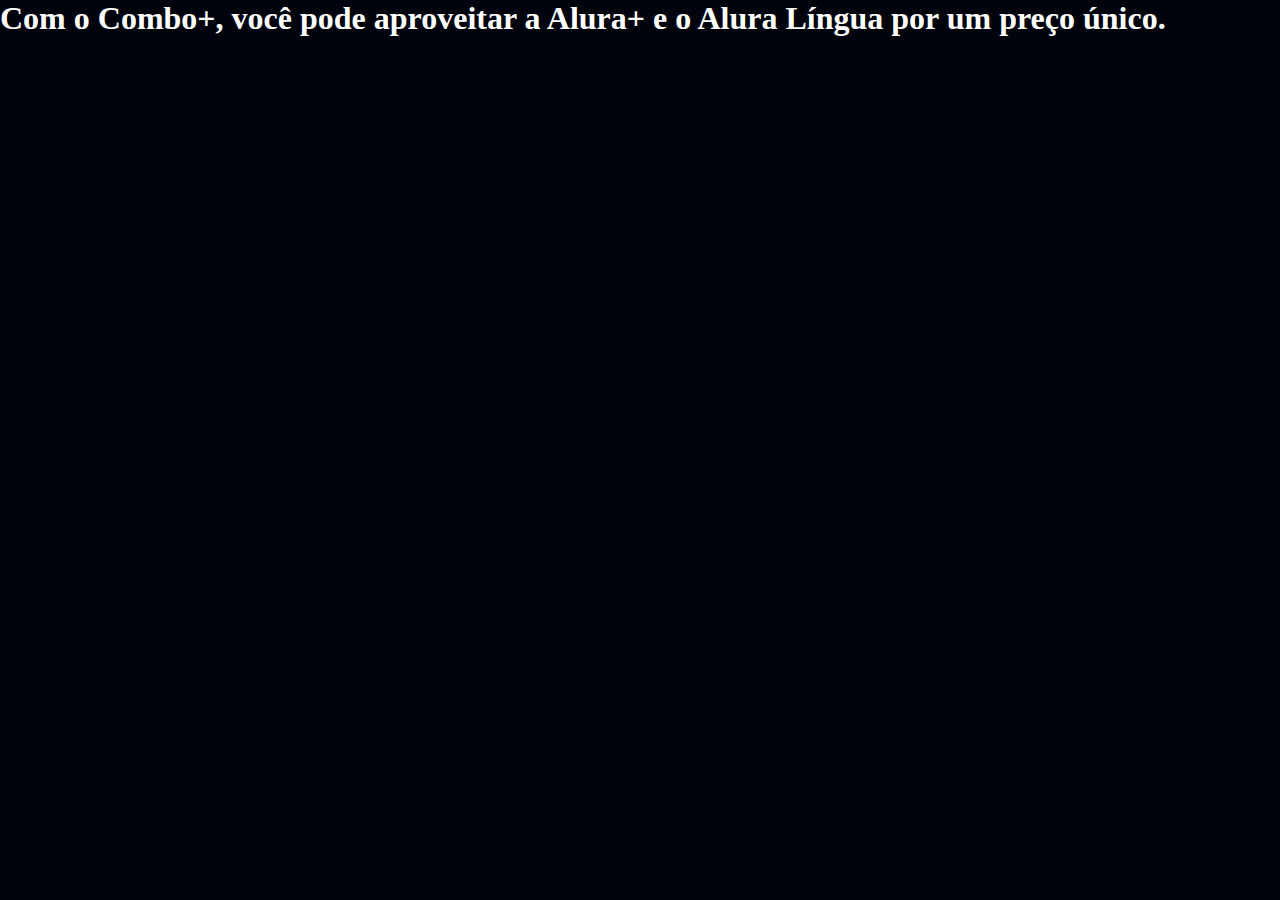
<file: index.html>
<!DOCTYPE html>
<html>

<head>
    <title>Alura PLus</title>
    <meta charset="UTF-8">
    <meta name="viewport" content="width=device-width, initial-scale-1">
    <link rel="stylesheet" href="style.css">
</head>

<body>
        <h1>Com o Combo+, você pode aproveitar a Alura+ e o Alura Língua por um preço único.</h1>
</body>

</html>
</file>
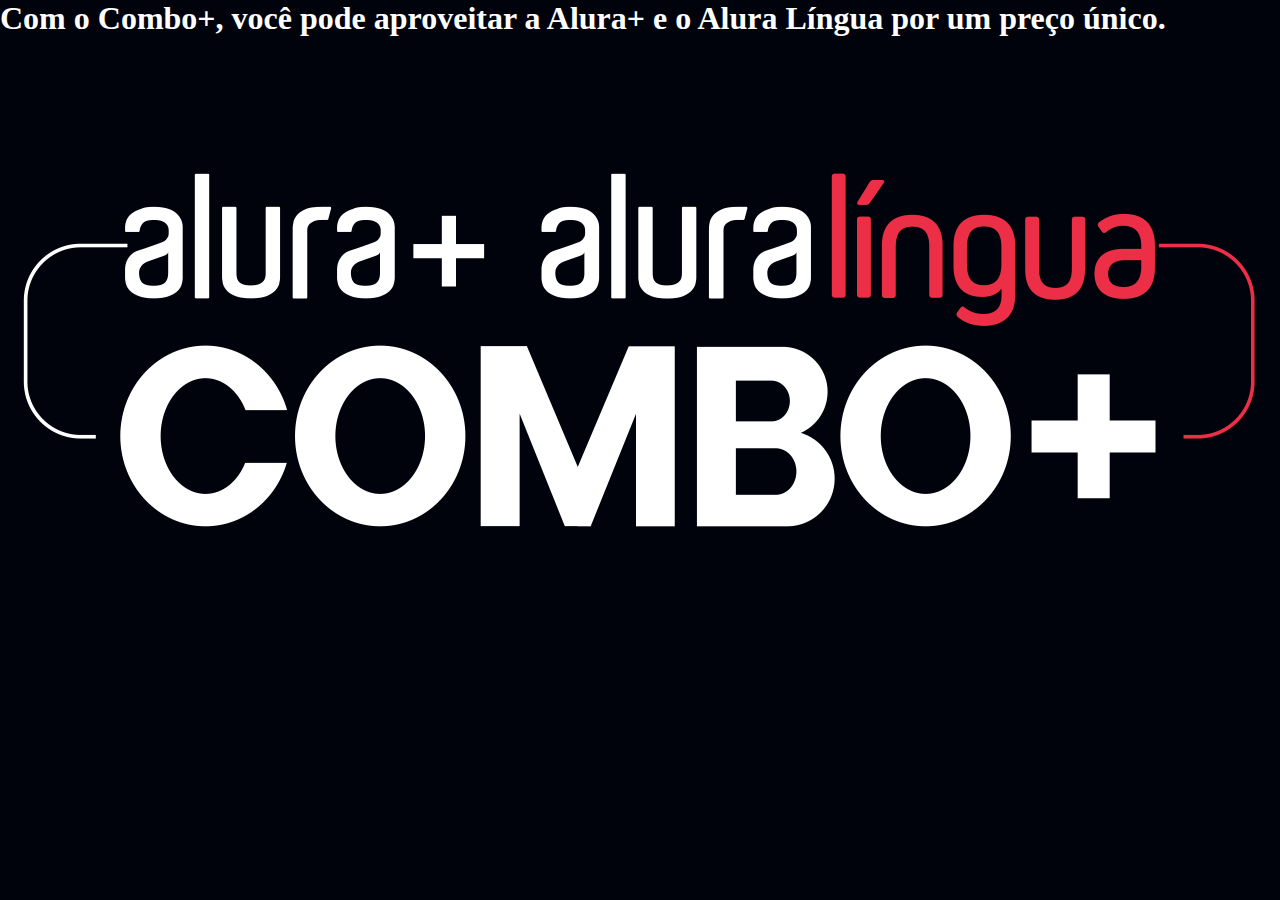
<file: alura plus/index.html>
<!DOCTYPE html>
<html>

<head>
    <title>Alura PLus</title>
    <meta charset="UTF-8">
    <meta name="viewport" content="width=device-width, initial-scale-1">
    <link rel="stylesheet" href="style.css">
</head>

<body>
    <section class="principal"></section>
        <h1>Com o Combo+, você pode aproveitar a Alura+ e o Alura Língua por um preço único.</h1>
        <img src="img/combo.png" alt="O combo+ é a junção do alura+ e o alura língua">
    </section>
</body>

</html>
</file>
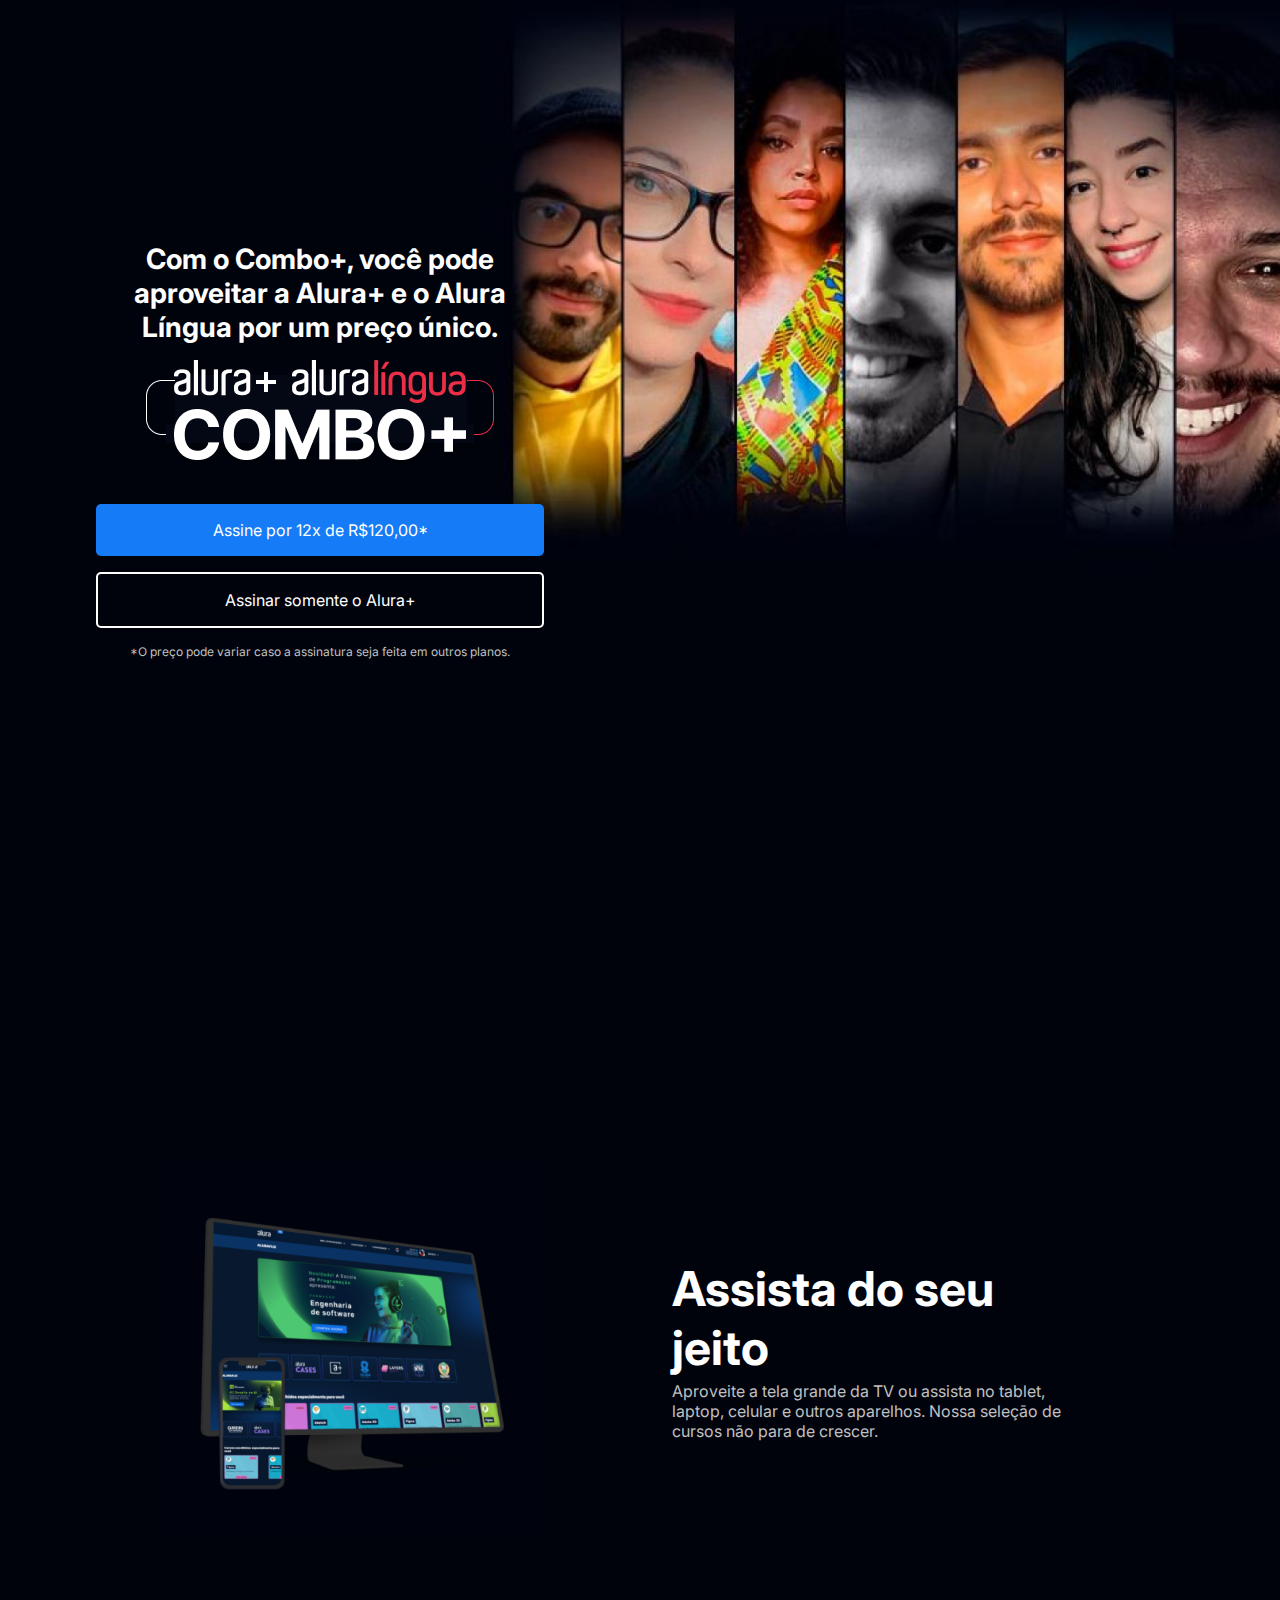
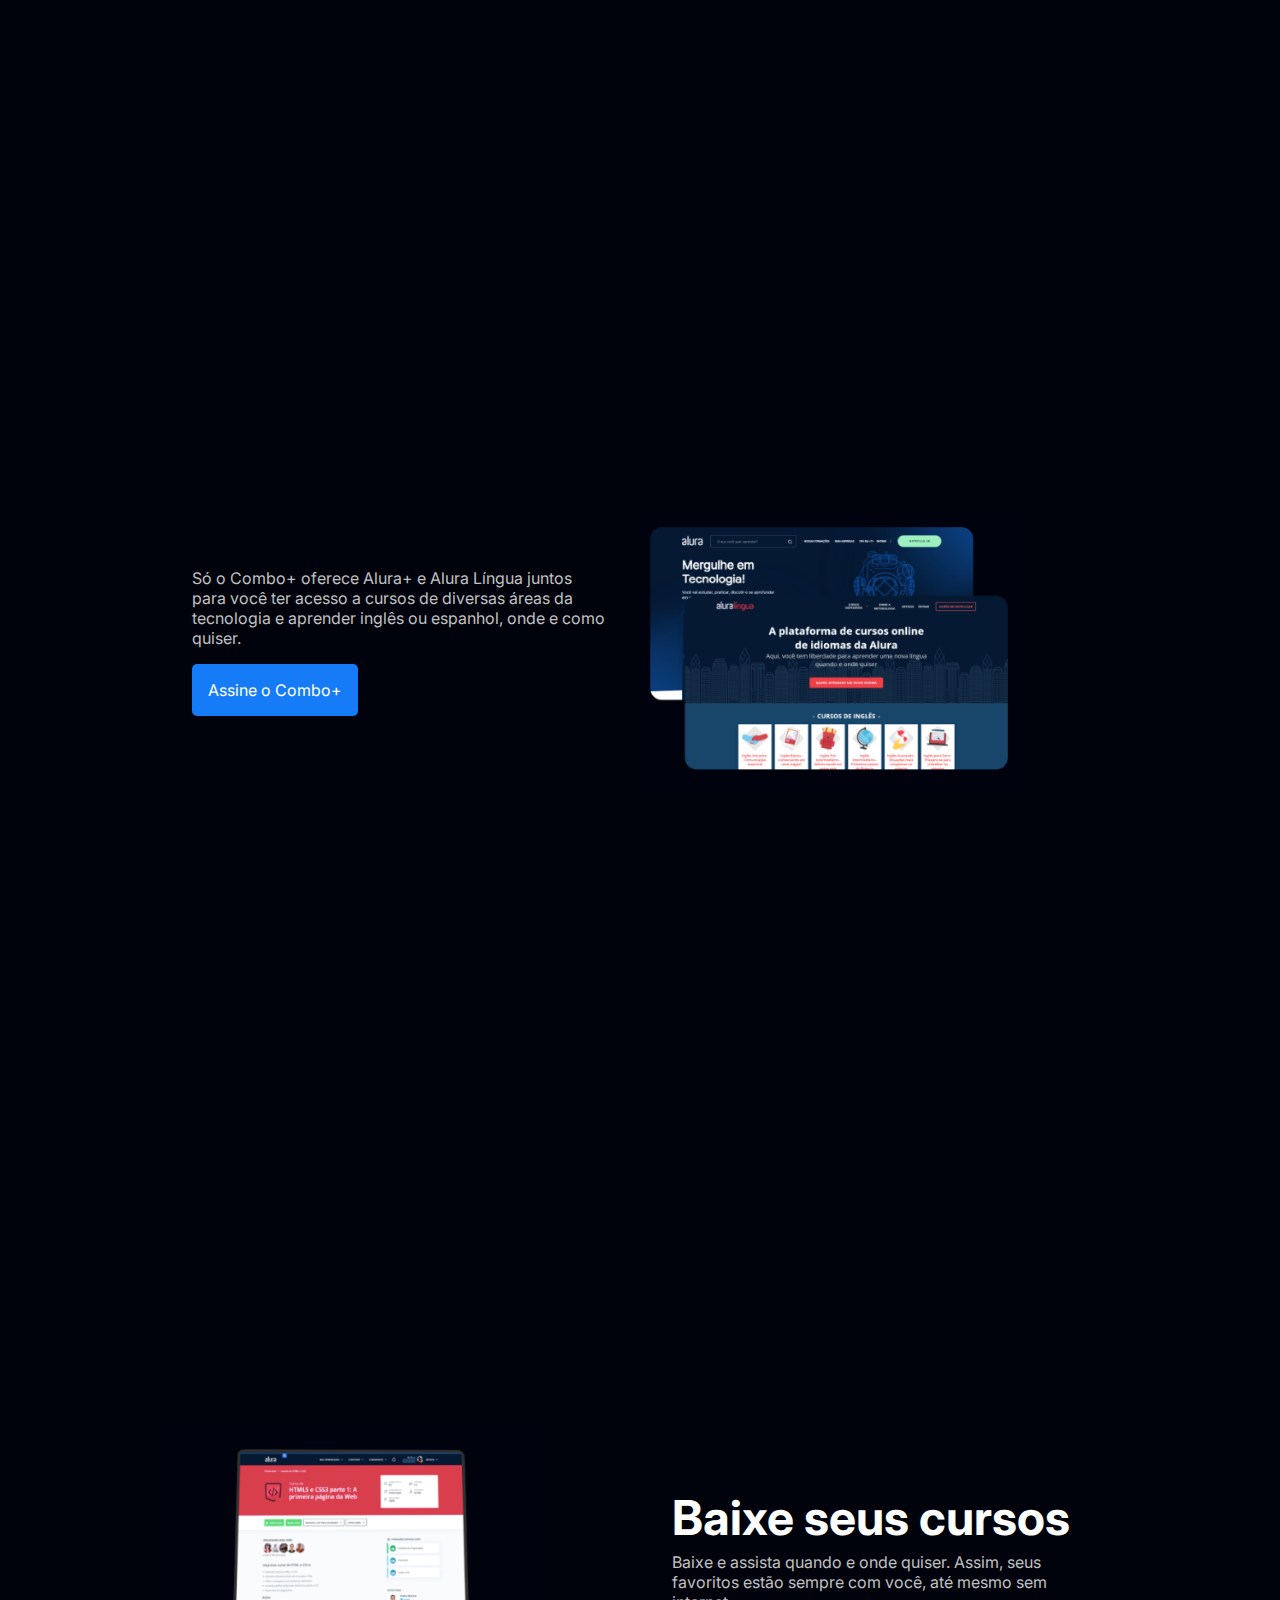
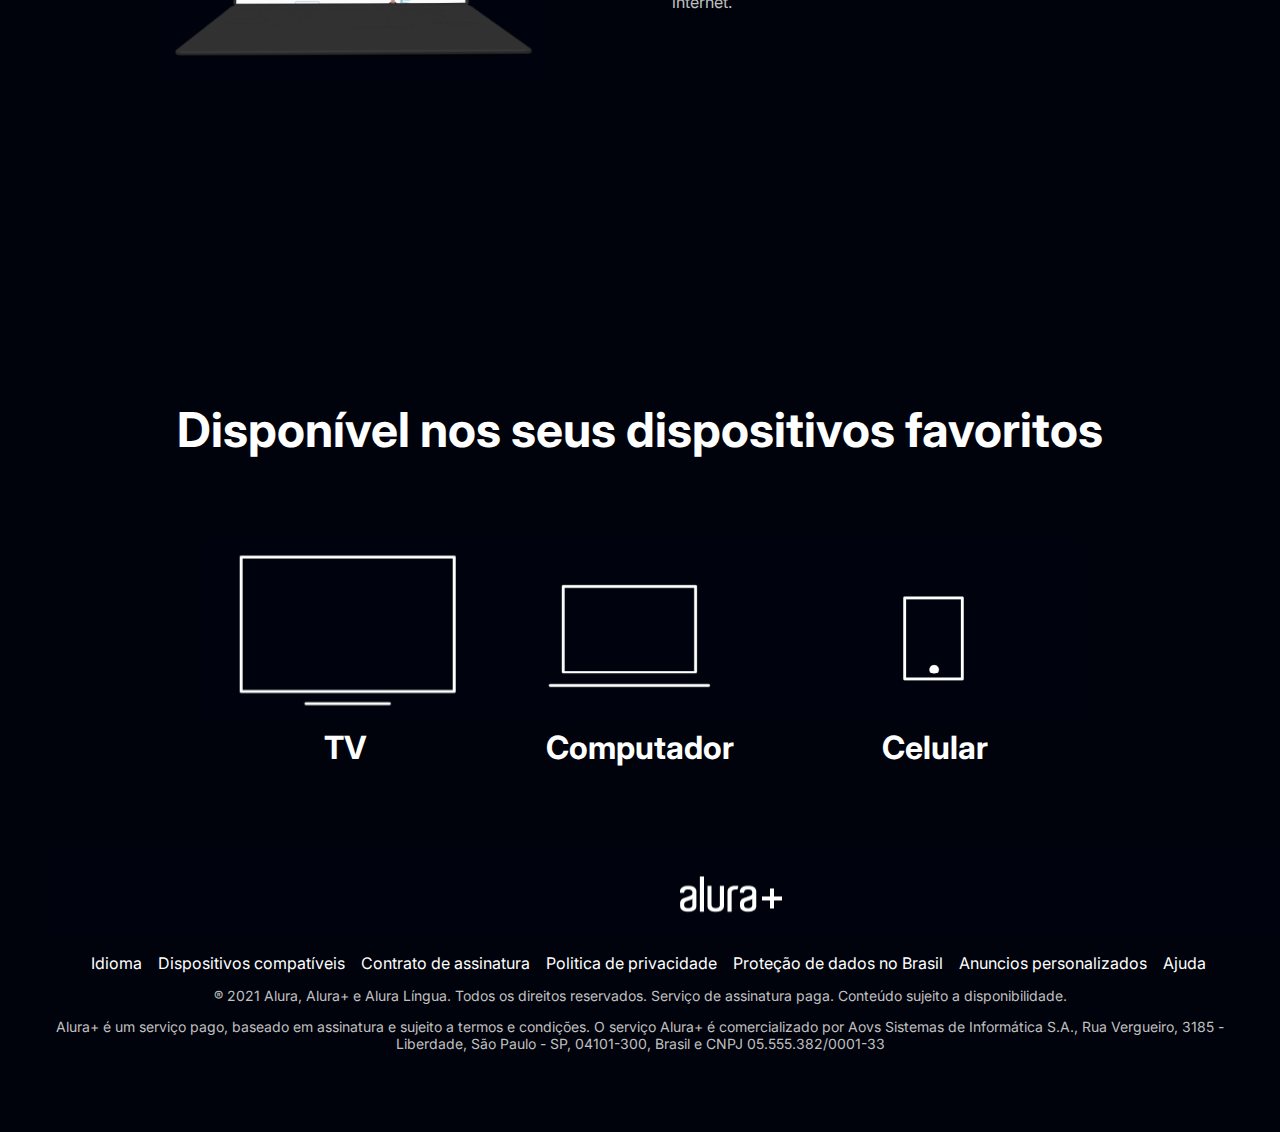
<file: Alura Plus/index.html>
<!DOCTYPE html>
<html>

<head>
    <title>Alura PLus</title>
    <meta charset="UTF-8">
    <meta name="viewport" content="width=device-width, initial-scale-1">
    <link rel="stylesheet" href="style.css">
    <link rel="preconnect" href="https://fonts.googleapis.com">
    <link rel="preconnect" href="https://fonts.gstatic.com" crossorigin>
    <link href="https://fonts.googleapis.com/css2?family=Inter:wght@400;700&display=swap" rel="stylesheet">
</head>

<body>
    <section class="container principal">
        <div class="container__caixa">
            <h1 class="container__titulo">Com o Combo+, você pode aproveitar a Alura+ e o Alura Língua por um preço único.</h1>
            <img src="img/combo.png" alt="O combo+ é a junção do alura+ e o alura língua" class="container__imagem">
            <a href="www.alura.com.br" class="container__botao">Assine por 12x de R$120,00*</a>
            <a href="www.alura.com.br" class="container__botao botao_secundario">Assinar somente o Alura+</a>
            <p class="container__aviso">*O preço pode variar caso a assinatura seja feita em outros planos.</p>
        </div>
    </section>

    <section class="container secundario">
        <img src="img/Plataformas.png" alt="Um monitor e um celular com a alura plus aberta" class="secundario__imagem">
        <div class="container__descricao">
            <h2 class="descricao__titulo">Assista do seu jeito</h2>
            <p class="descricao__texto">Aproveite a tela grande da TV ou assista no tablet, laptop, celular e outros aparelhos. Nossa seleção de cursos não para de crescer.</p>
        </div>
    </section>

    <section class="container secundario">
        <div class="container__descricao">
            <p class="descricao__texto">Só o Combo+ oferece Alura+ e Alura Língua juntos para você ter acesso a cursos de diversas áreas da tecnologia e aprender inglês ou espanhol, onde e como quiser.</p>
            <a href="www.alura.com.br" class="container__botao secundario__botao" container>Assine o Combo+</a>
        </div>
        <img src="img/Telas.png" alt="Tela do alura+ e alura língua" class="secundario__imagem">
    </section>

    <section class="container secundario">
        <img src="img/Notebook.png" alt="Notebook com a página do curso HTML5 e CSS3 da Alura aberta" class="secundario__imagem">
      <div class="container__descricao">
            <h2 class="descricao__titulo">Baixe seus cursos</h2>
            <p class="descricao__texto">Baixe e assista quando e onde quiser. Assim, seus favoritos estão sempre com você, até mesmo sem internet.</p>
        </div>
    </section>

    <section class="dispositivos">
        <h2 class="dispositivos__titulo">Disponível nos seus dispositivos favoritos</h2>
        <ul class="dispositivos__lista">
            <li>
                <img src="img/TV.png" alt="Ícone de televisão">
                <h3 class="lista__item">TV</h3>
            </li>
            <li>
                <img src="img/computador.png" alt="Ícone de computador">
                <h3 class="lista__item">Computador</h3>
            </li>
            <li>
                <img src="img/celular.png" alt="Ícone de celular">
                <h3 class="lista__item">Celular</h3>
            </li>
        </ul>
    </section>

    <footer class="rodape">
        <img src="img/Logo.png" alt="Alura+" class="rodape__logo">
        <ul class="rodape__lista">
            <li class="lista__link">
                <a href="#">Idioma</a>
            </li>
            <li class="lista__link">
                <a href="#">Dispositivos compatíveis</a>
            </li>
            <li class="lista__link">
                <a href="#">Contrato de assinatura</a>
            </li>
            <li class="lista__link">
                <a href="#">Politica de privacidade</a>
            </li>
            <li class="lista__link">
                <a href="#">Proteção de dados no Brasil</a>
            </li>
            <li class="lista__link">
                <a href="#">Anuncios personalizados</a>
            </li>
            <li class="lista__link">
                <a href="#">Ajuda</a>
            </li>
        </ul>
        <p class="rodape__texto">® 2021 Alura, Alura+ e Alura Língua. Todos os direitos reservados. Serviço de
            assinatura paga. Conteúdo sujeito a disponibilidade.</p>
        <p class="rodape__texto">Alura+ é um serviço pago, baseado em assinatura e sujeito a termos e condições. O
            serviço Alura+ é comercializado por Aovs Sistemas de Informática S.A., Rua Vergueiro, 3185 - Liberdade, São
            Paulo - SP, 04101-300, Brasil e CNPJ 05.555.382/0001-33</p>
    </footer>
</body>

</html>
</file>
<file: style.css>
:root {
    --branco-principal: #FFFFFF;
    --cinza-secundario: #C0C0C0;
    --botao-azul: #167BF7;
    --cor-de-fundo: #00030C;
}

body {
    background-color: var(--cor-de-fundo);
    color: var(--branco-principal);
}

* {
    margin: 0;
    padding: 0;
}
</file>
<file: alura plus/style.css>
:root {
    --branco-principal: #FFFFFF;
    --cinza-secundario: #C0C0C0;
    --botao-azul: #167BF7;
    --cor-de-fundo: #00030C;
}

body {
    background-color: var(--cor-de-fundo);
    color: var(--branco-principal);
}

* {
    margin: 0;
    padding: 0;
}

.principal {
    background-image: url("img/background.png");
}
</file>
<file: Alura Plus/style.css>
:root {
    --branco-principal: #FFFFFF;
    --cinza-secundario: #C0C0C0;
    --botao-azul: #167BF7;
    --cor-de-fundo: #00030C;
    --fonte-principal: 'Inter';
}

body {
    background-color: var(--cor-de-fundo);
    color: var(--branco-principal);
    font-family: var(--fonte-principal);
    font-size: 16px;
    font-weight: 400;
}

* {
    margin: 0;
    padding: 0;
}

.principal {
    background-image: url("img/background.png");
    background-repeat: no-repeat;
    background-size: contain;
    align-items: center;
    text-align: center;
}

.container {
    height: 100vh;
    display: grid;
    grid-template-columns: 50% 50%;
}

.container__botao {
    background-color: var(--botao-azul);
    border-radius: 5px;
    padding: 1em;
    color: var(--branco-principal);
    display: block;
    text-decoration: none;
    margin-bottom: 1em;
}

.botao_secundario {
    background-color: transparent;
    border: 2px solid var(--branco-principal);
}

.container__aviso {
    font-size: 12px;
    color: var(--cinza-secundario);
}

.container__titulo {
    font-size: 28px;
    font-weight: 700;
}

.container__imagem {
    margin: 1em 0 2em 0;
}

.container__caixa {
    margin: 0 6em;
}

.secundario__imagem {
    width: 80%;
}

.secundario {
    align-items: center;
    margin: 0 10em;
}

.descricao__titulo {
    font-weight: 700;
    font-size: 48px;
    color: var(--branco-principal);
    margin-bottom: 0.1em;
}

.descricao__texto {
    color: var(--cinza-secundario);
}

.secundario__botao {
    display: inline-block;
    margin-top: 1em;
}

.container__descricao {
    padding: 2em;
}

.dispositivos__lista {
    display: flex;
    justify-content: center;
    list-style-type: none;
    margin: 5em 0;
}

.dispositivos {
    text-align: center;
}

.dispositivos__titulo {
    font-size: 48px;
    color: var(--branco-principal);
}

.lista__item {
    font-size: 32px;
    color: var(--branco-principal);
}

.rodape__lista {
    display: flex;
    justify-content: center;
    list-style-type: none;
    margin-top: 1em;
}

.lista__link a{
    text-decoration: none;
    color: var(--branco-principal);
    margin-left: 1em;
}

.rodape__texto {
    margin: 1em 0;
    color: var(--cinza-secundario);
    font-size: 14px;
}

.rodape {
    text-align: center;
    margin: 5em 3em;
}

.lista__link a:hover {
    color: var(--botao-azul);
}

.lista__link a:active {
    color: purple;
}

:root {
    --branco-principal: #FFFFFF;
    --cinza-secundario: #C0C0C0;
    --botao-azul: #167BF7;
    --cor-de-fundo: #00030C;
    --fonte-principal: 'Inter';
    --botao-azul-efeito: #3c92fa;
}

.container__botao:hover {
    background-color: var(--botao-azul-efeito);
    color: var(--cor-de-fundo);
}
</file>
